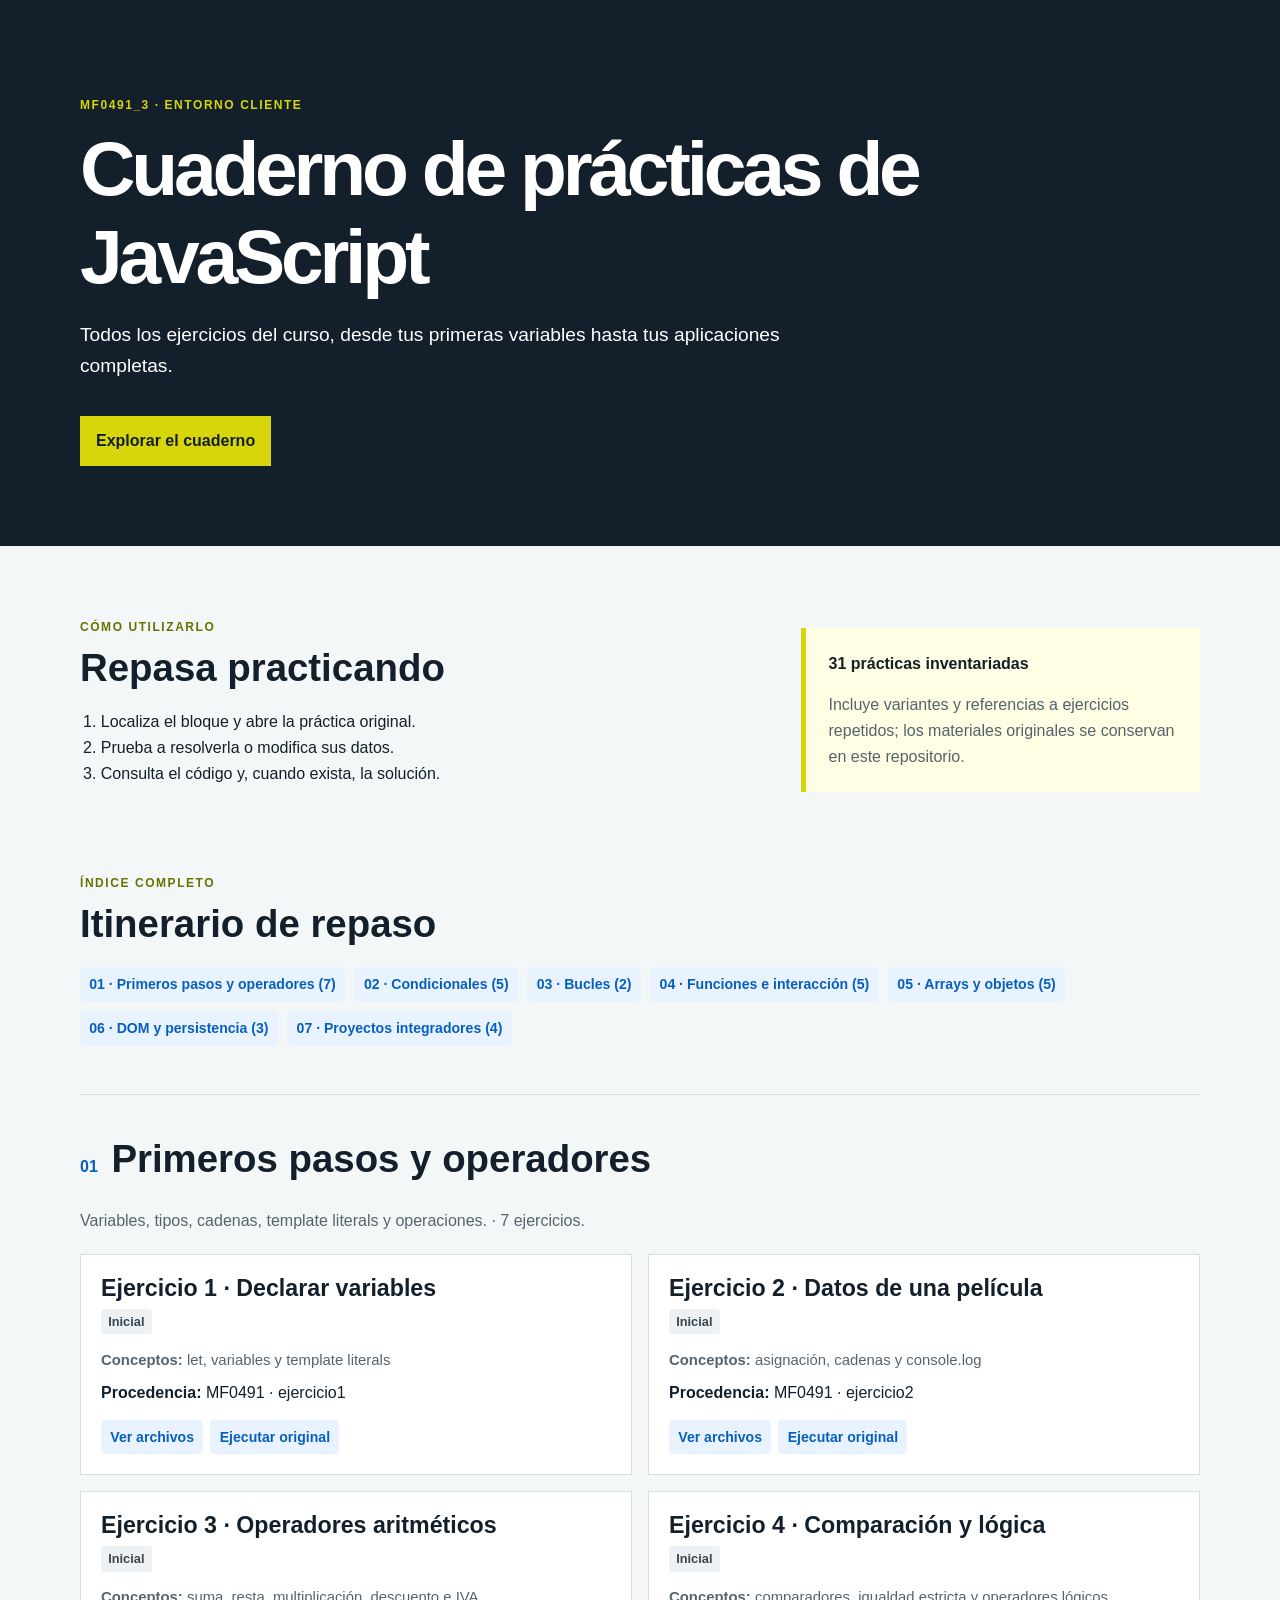
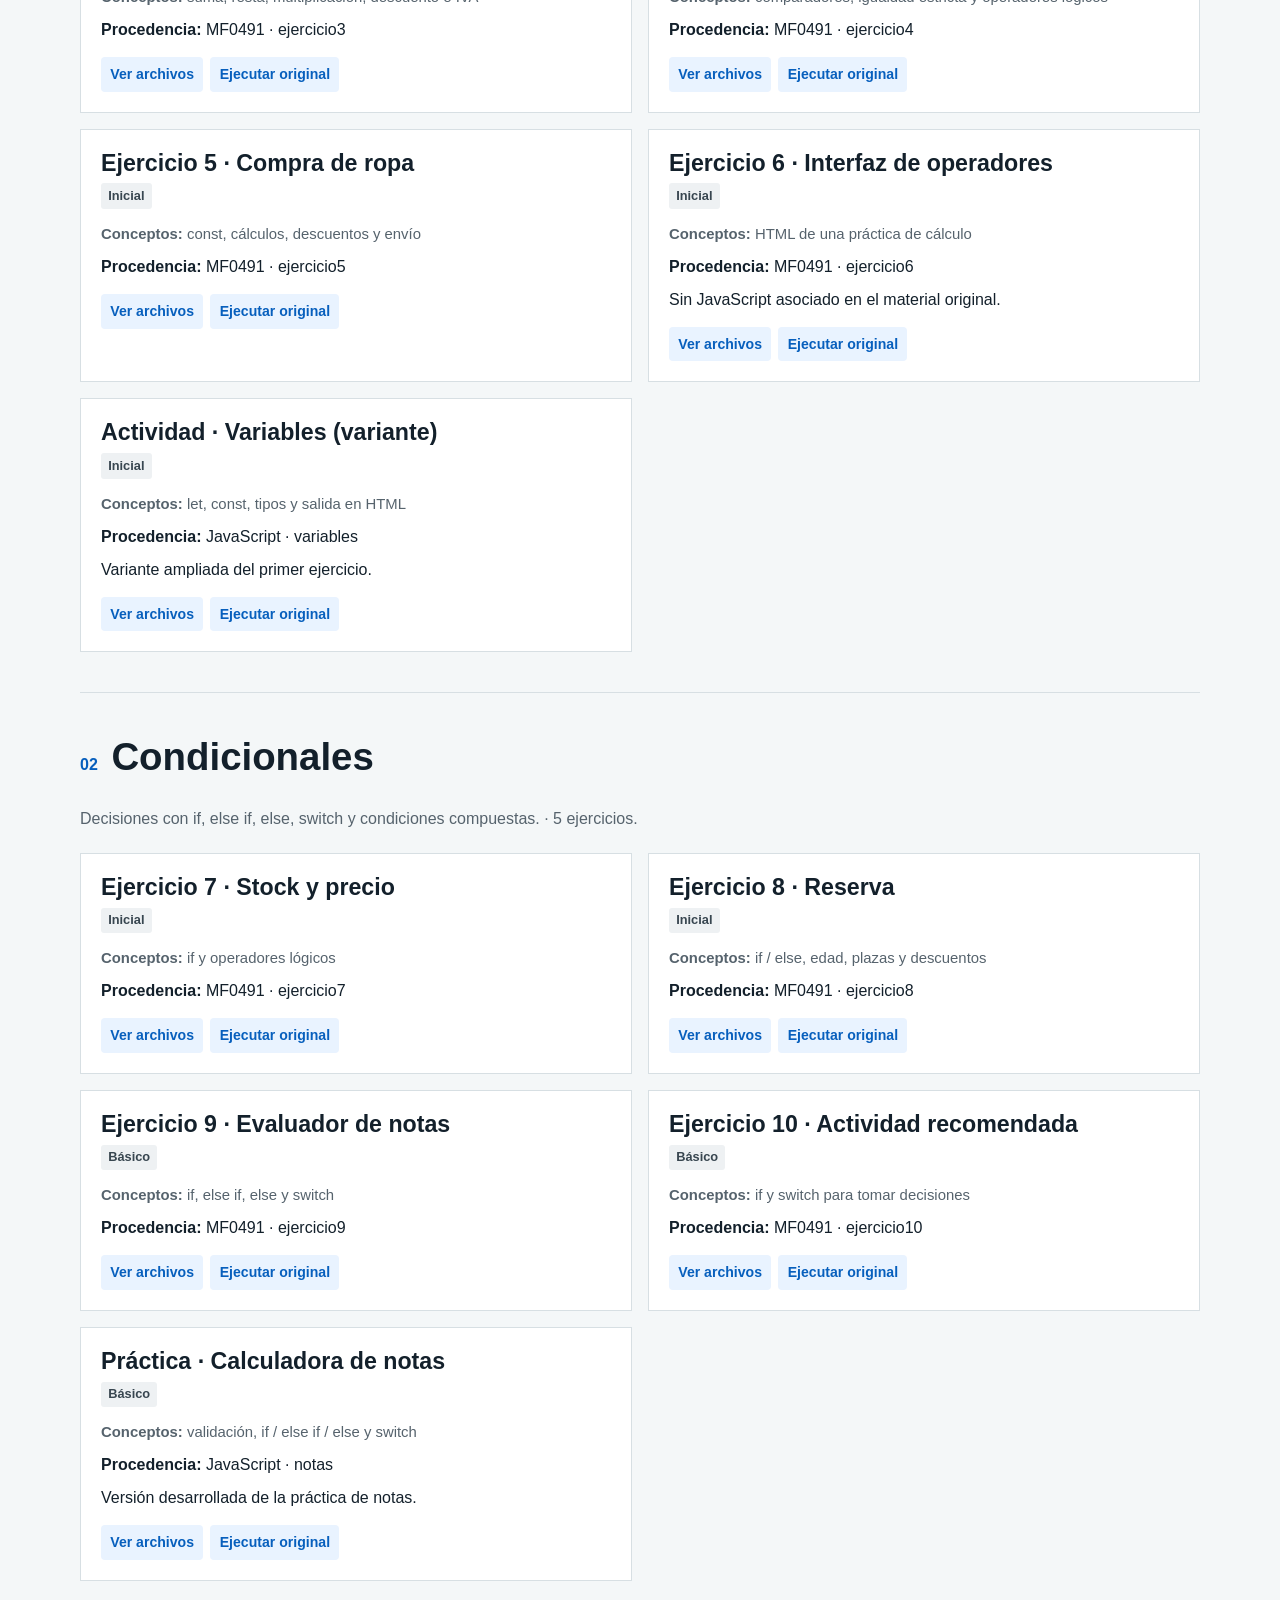
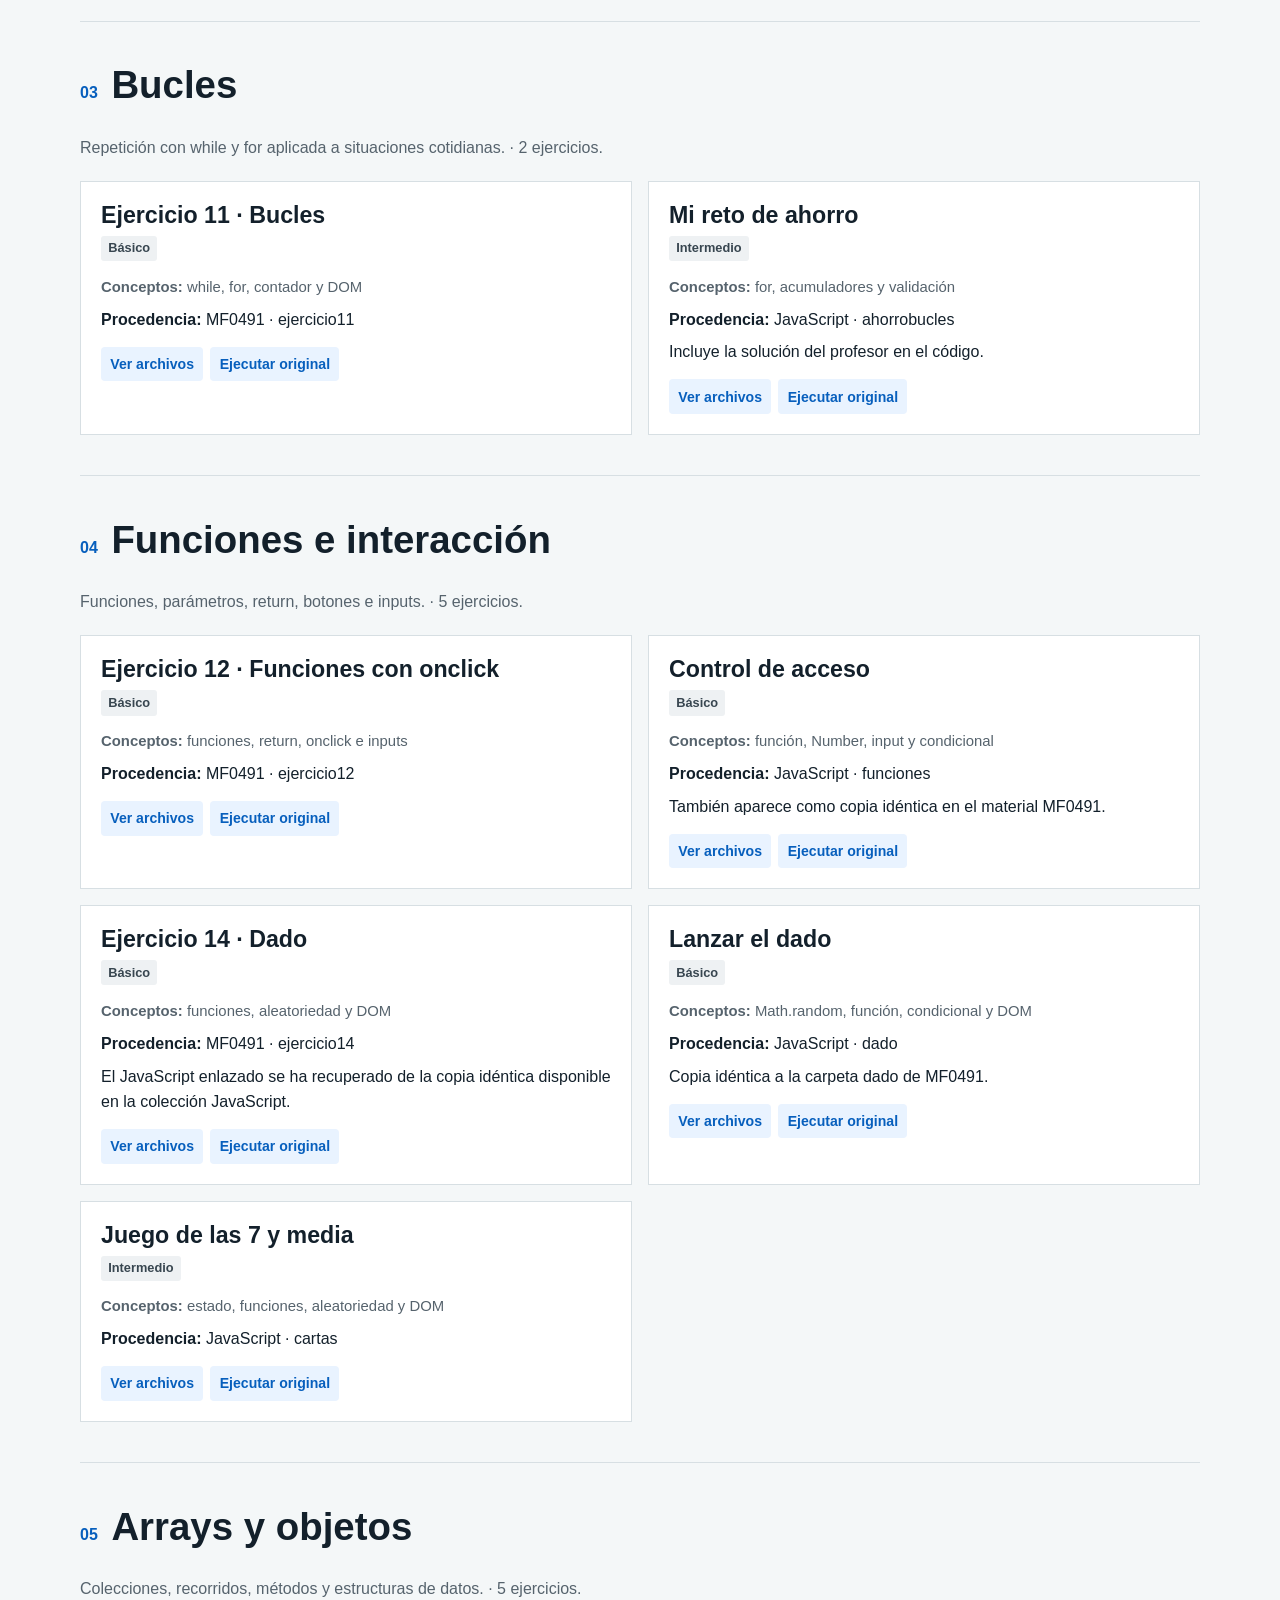
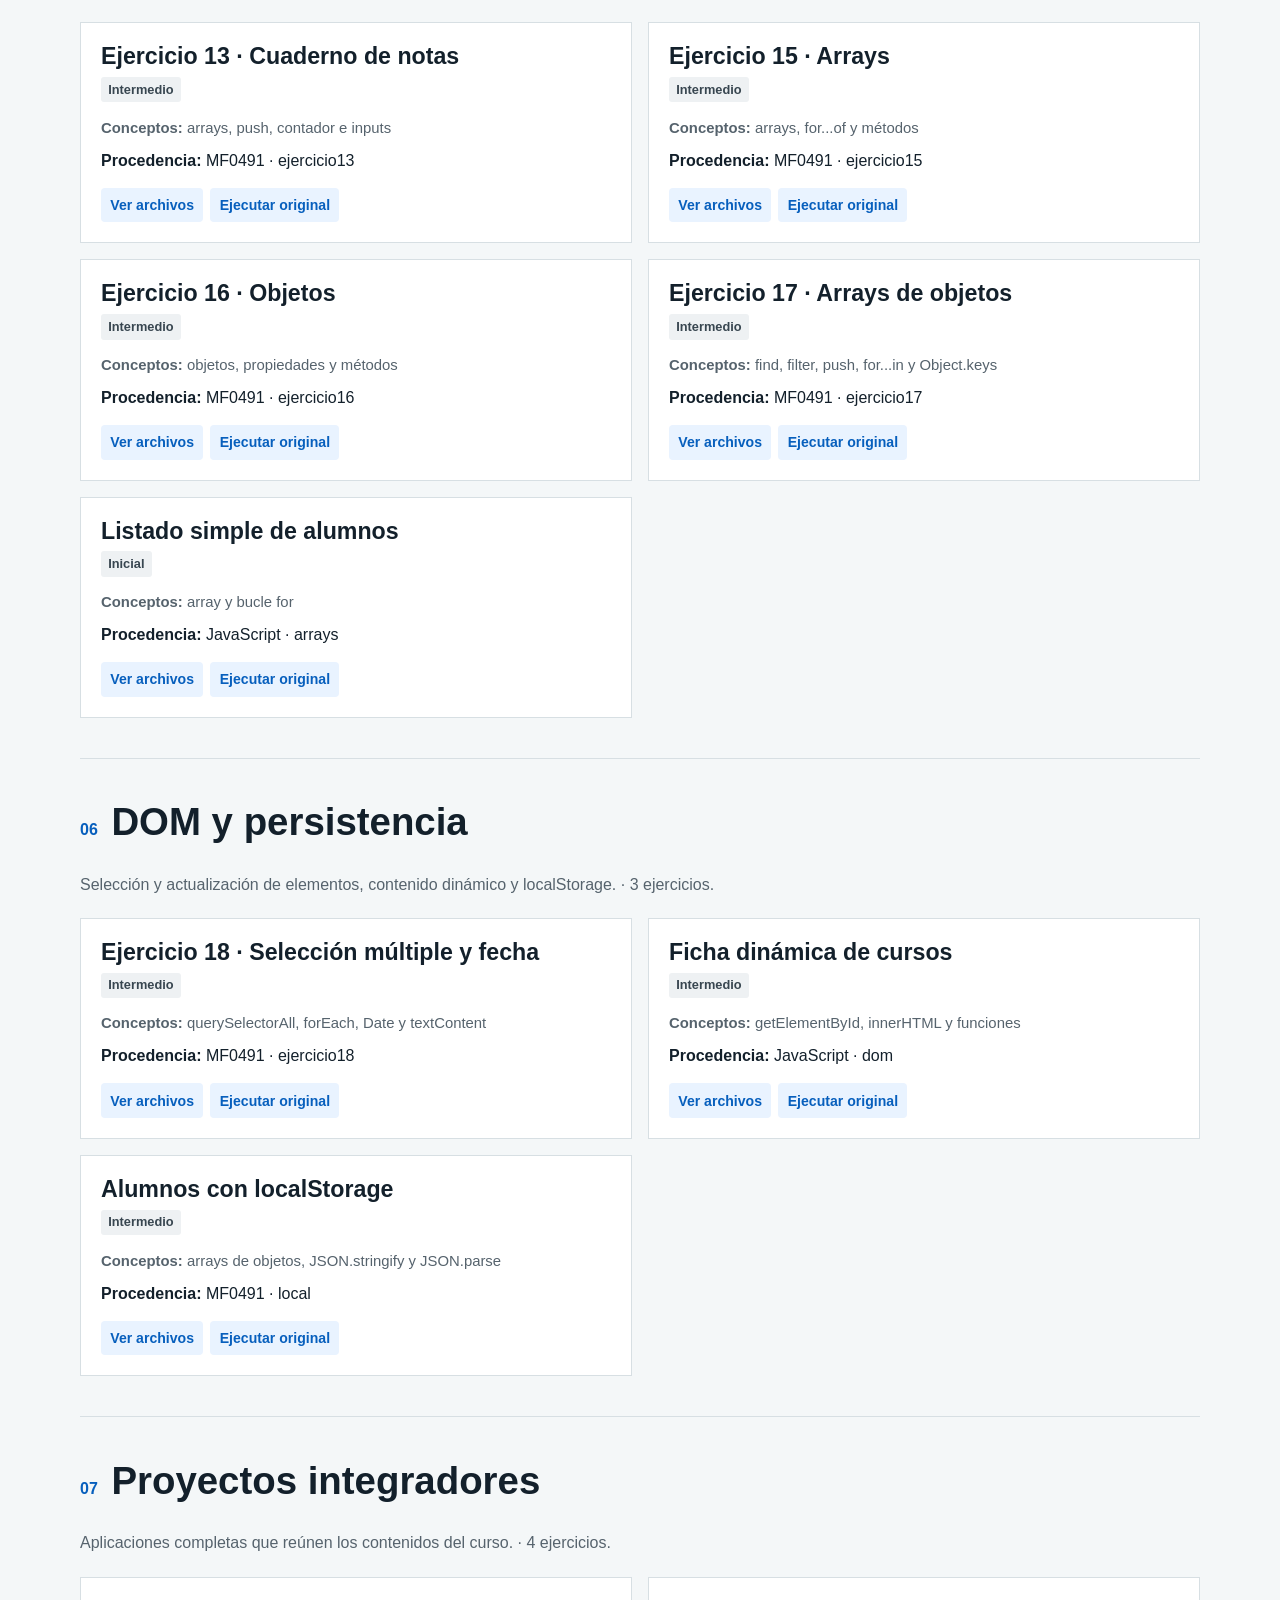
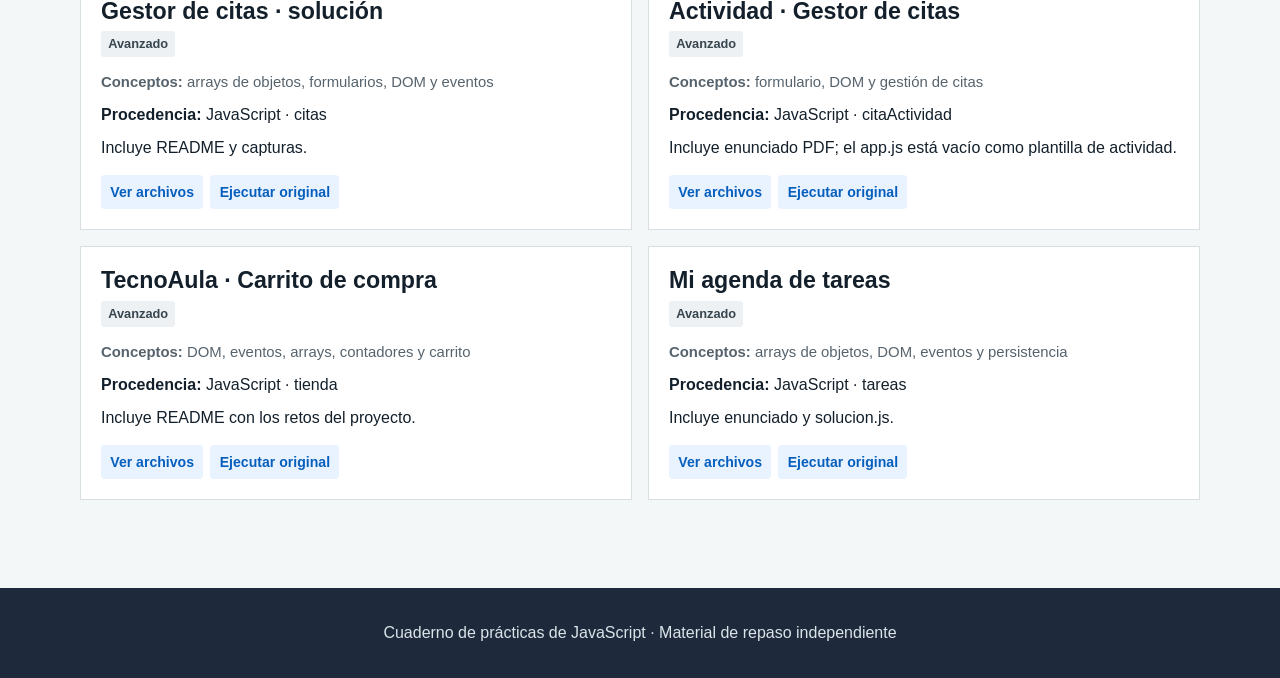
<file: index.html>
<!doctype html>
<html lang="es">
  <head>
    <meta charset="UTF-8" />
    <meta name="viewport" content="width=device-width, initial-scale=1.0" />
    <meta name="description" content="Cuaderno independiente de prácticas de JavaScript del curso MF0491_3." />
    <title>Cuaderno de prácticas de JavaScript</title>
    <link rel="stylesheet" href="assets/styles.css" />
  </head>
  <body>
    <header class="hero">
      <div class="container">
        <p class="eyebrow">MF0491_3 · ENTORNO CLIENTE</p>
        <h1>Cuaderno de prácticas de JavaScript</h1>
        <p class="lead">Todos los ejercicios del curso, desde tus primeras variables hasta tus aplicaciones completas.</p>
        <a class="button" href="#indice">Explorar el cuaderno</a>
      </div>
    </header>
    <main class="container">
      <section class="intro" aria-labelledby="como-usarlo">
        <div>
          <p class="eyebrow">CÓMO UTILIZARLO</p>
          <h2 id="como-usarlo">Repasa practicando</h2>
          <ol>
            <li>Localiza el bloque y abre la práctica original.</li>
            <li>Prueba a resolverla o modifica sus datos.</li>
            <li>Consulta el código y, cuando exista, la solución.</li>
          </ol>
        </div>
        <aside><strong>31 prácticas inventariadas</strong><p>Incluye variantes y referencias a ejercicios repetidos; los materiales originales se conservan en este repositorio.</p></aside>
      </section>
      <section id="indice" aria-labelledby="titulo-indice">
        <p class="eyebrow">ÍNDICE COMPLETO</p>
        <h2 id="titulo-indice">Itinerario de repaso</h2>
        <nav id="block-nav" class="block-nav" aria-label="Bloques del cuaderno"></nav>
        <div id="catalogue"></div>
      </section>
    </main>
    <footer>Cuaderno de prácticas de JavaScript · Material de repaso independiente</footer>
    <script src="assets/catalogue.js"></script>
  </body>
</html>
</file>
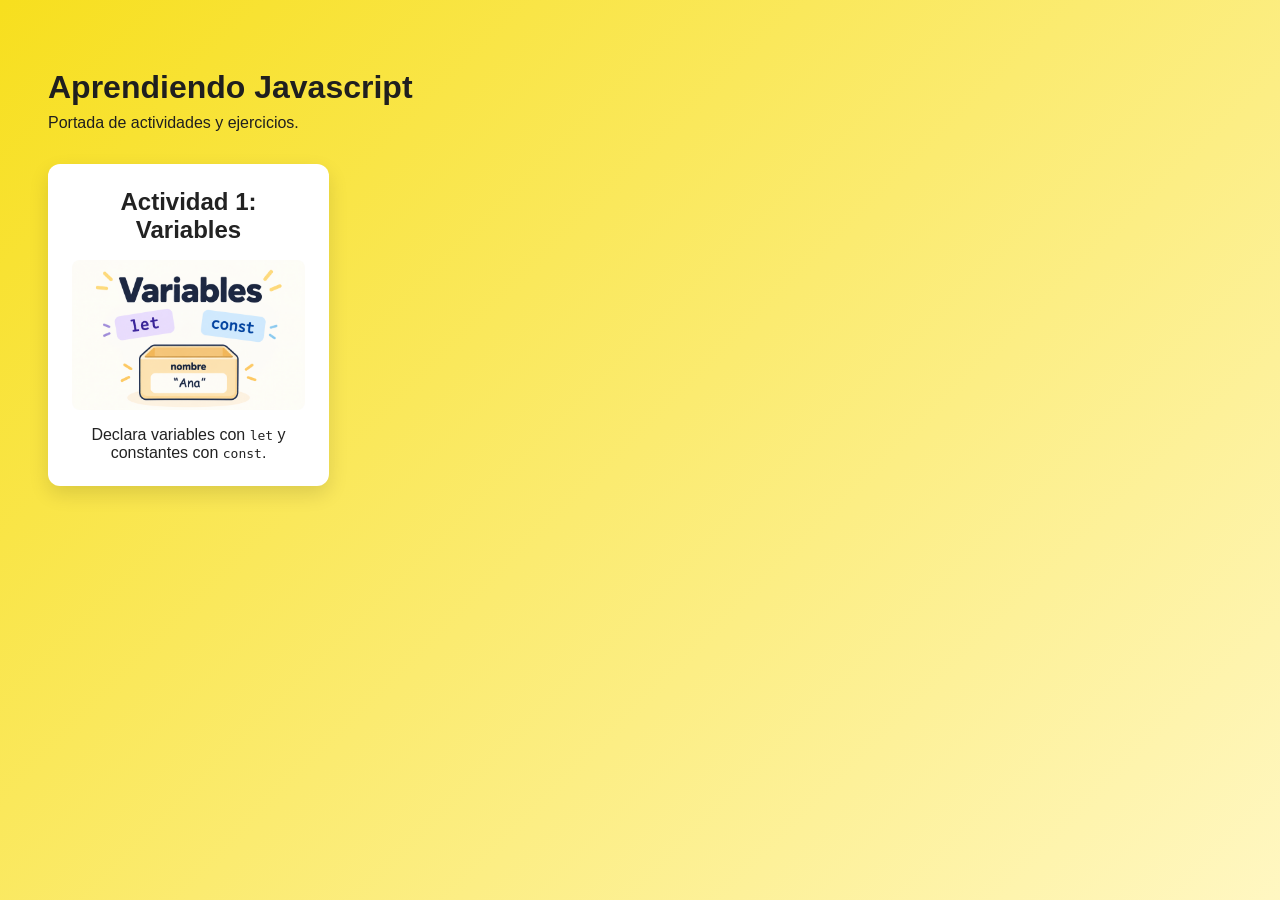
<file: materiales-originales/javascript/index.html>
<!DOCTYPE html>
<html lang="es">
<head>
    <meta charset="UTF-8">
    <meta name="viewport" content="width=device-width, initial-scale=1.0">
    <title>Curso de JavaScript</title>
    <link rel="stylesheet" href="styles.css">
</head>
<body>
    <header>
        <h1>Aprendiendo Javascript</h1>
        <p>Portada de actividades y ejercicios.</p>
    </header>

    <main class="ejercicios">
        <a class="ejercicio" href="ejercicio1/ejercicio1.html">
            <h2>Actividad 1: Variables</h2>
            <img src="images/variables.png" alt="Vista previa de la Actividad 1">
            <p>Declara variables con <code>let</code> y constantes con <code>const</code>.</p>
        </a>
        
    </main>
</body>
</html>
</file>
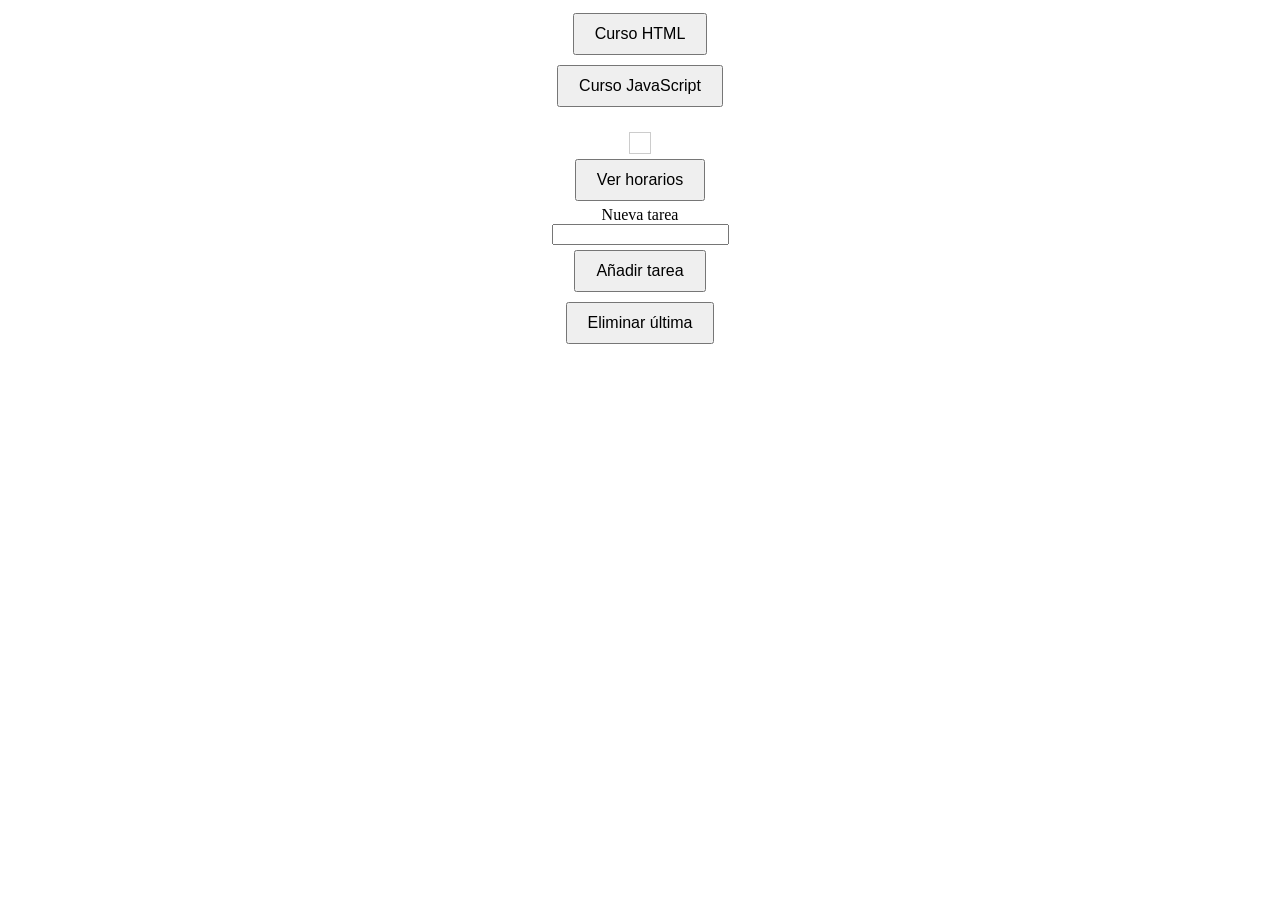
<file: materiales-originales/javascript/dom/index.html>
<!DOCTYPE html>
<html lang="es">
<head>
    <meta charset="UTF-8">
    <meta name="viewport" content="width=device-width, initial-scale=1.0">
    <title>Trabajando el DOM</title>
    <link rel="stylesheet" href="styles.css">
    <script src="app.js" defer></script>
</head>
<body>
    <button type="button" onclick="mostrarCurso('html')">Curso HTML</button>
<button type="button" onclick="mostrarCurso('javascript')">Curso JavaScript</button>
<section id="ficha-curso"></section>

<button type="button" onclick="alternarHorarios()">Ver horarios</button>
<section id="horarios" class="horarios horarios--ocultos">
  <h3>Horarios</h3>
  <p>Lunes a viernes: 09:00–21:00</p>
</section>

<label for="nueva-tarea">Nueva tarea</label>
<input id="nueva-tarea" type="text">
<button type="button" onclick="anadirTarea()">Añadir tarea</button>
<button type="button" onclick="eliminarUltimaTarea()">Eliminar última</button>
<ul id="lista-tareas"></ul>

</body>
</html>
</file>
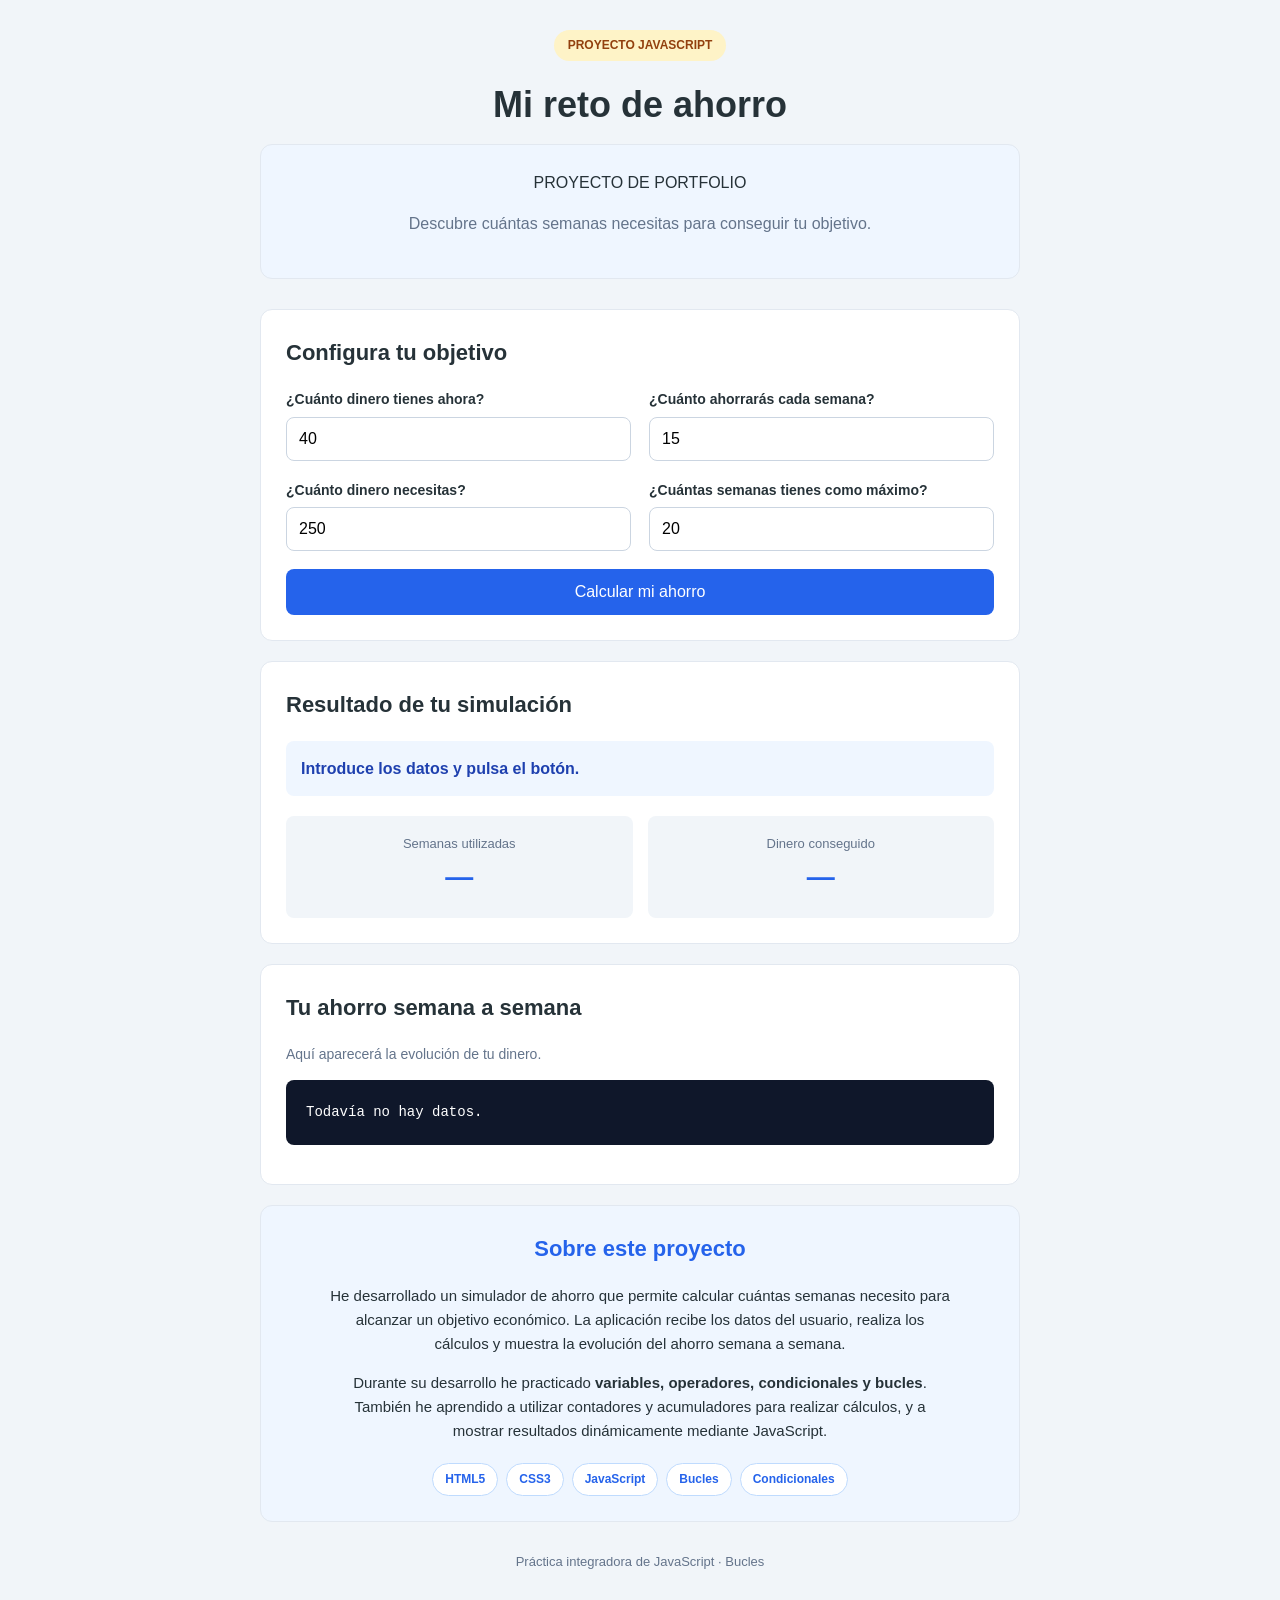
<file: materiales-originales/javascript/ahorrobucles/ahorro.html>
<!DOCTYPE html>
<html lang="es">
<head>
  <meta charset="UTF-8">
  <meta name="viewport" content="width=device-width, initial-scale=1.0">
  <title>Mi reto de ahorro | JavaScript</title>
  <link rel="stylesheet" href="styles.css">
  <script src="app.js" defer></script>
</head>
<body>

  <main class="contenedor">

    <header class="cabecera">
      <span class="etiqueta">PROYECTO JAVASCRIPT</span>
      <h1>Mi reto de ahorro</h1>
      
<section class="tarjeta sobre-proyecto">
  <span class="seccion-etiqueta">PROYECTO DE PORTFOLIO</span>

  

      <p>
        Descubre cuántas semanas necesitas para
        conseguir tu objetivo.
      </p>
    </header>

    <section class="tarjeta">
      <h2>Configura tu objetivo</h2>

      <div class="formulario">

        <div class="campo">
          <label for="inicial">
            ¿Cuánto dinero tienes ahora?
          </label>
          <input
            type="number"
            id="inicial"
            value="40"
            min="0"
            step="0.01"
          >
        </div>

        <div class="campo">
          <label for="semanal">
            ¿Cuánto ahorrarás cada semana?
          </label>
          <input
            type="number"
            id="semanal"
            value="15"
            min="0.01"
            step="0.01"
          >
        </div>

        <div class="campo">
          <label for="objetivo">
            ¿Cuánto dinero necesitas?
          </label>
          <input
            type="number"
            id="objetivo"
            value="250"
            min="0.01"
            step="0.01"
          >
        </div>

        <div class="campo">
          <label for="maxSemanas">
            ¿Cuántas semanas tienes como máximo?
          </label>
          <input
            type="number"
            id="maxSemanas"
            value="20"
            min="1"
            max="520"
            step="1"
          >
        </div>

        <button
          type="button"
          onclick="calcularAhorro()"
        >
          Calcular mi ahorro
        </button>

      </div>
    </section>

    <section class="tarjeta resultados">
      <h2>Resultado de tu simulación</h2>

      <p id="resultado" class="mensaje">
        Introduce los datos y pulsa el botón.
      </p>

      <div class="resumen">
        <div class="dato">
          <span>Semanas utilizadas</span>
          <strong id="semanasResultado">—</strong>
        </div>

        <div class="dato">
          <span>Dinero conseguido</span>
          <strong id="totalResultado">—</strong>
        </div>
      </div>
    </section>

    <section class="tarjeta">
      <h2>Tu ahorro semana a semana</h2>
      <p class="descripcion">
        Aquí aparecerá la evolución de tu dinero.
      </p>

      <pre id="historial" class="historial">Todavía no hay datos.</pre>
    </section>

<section class="tarjeta sobre-proyecto">

  <h2>Sobre este proyecto</h2>

  <p class="descripcion-proyecto">
    He desarrollado un simulador de ahorro que permite
    calcular cuántas semanas necesito para alcanzar
    un objetivo económico. La aplicación recibe los
    datos del usuario, realiza los cálculos y muestra
    la evolución del ahorro semana a semana.
  </p>

  <p class="descripcion-proyecto">
    Durante su desarrollo he practicado
    <strong>variables, operadores, condicionales y bucles</strong>.
    También he aprendido a utilizar contadores y
    acumuladores para realizar cálculos, y a mostrar
    resultados dinámicamente mediante JavaScript.
  </p>

  <div class="tecnologias">
    <span>HTML5</span>
    <span>CSS3</span>
    <span>JavaScript</span>
    <span>Bucles</span>
    <span>Condicionales</span>
  </div>

</section>


    <footer>
      Práctica integradora de JavaScript · Bucles
    </footer>

  </main>

</body>
</html>
</file>
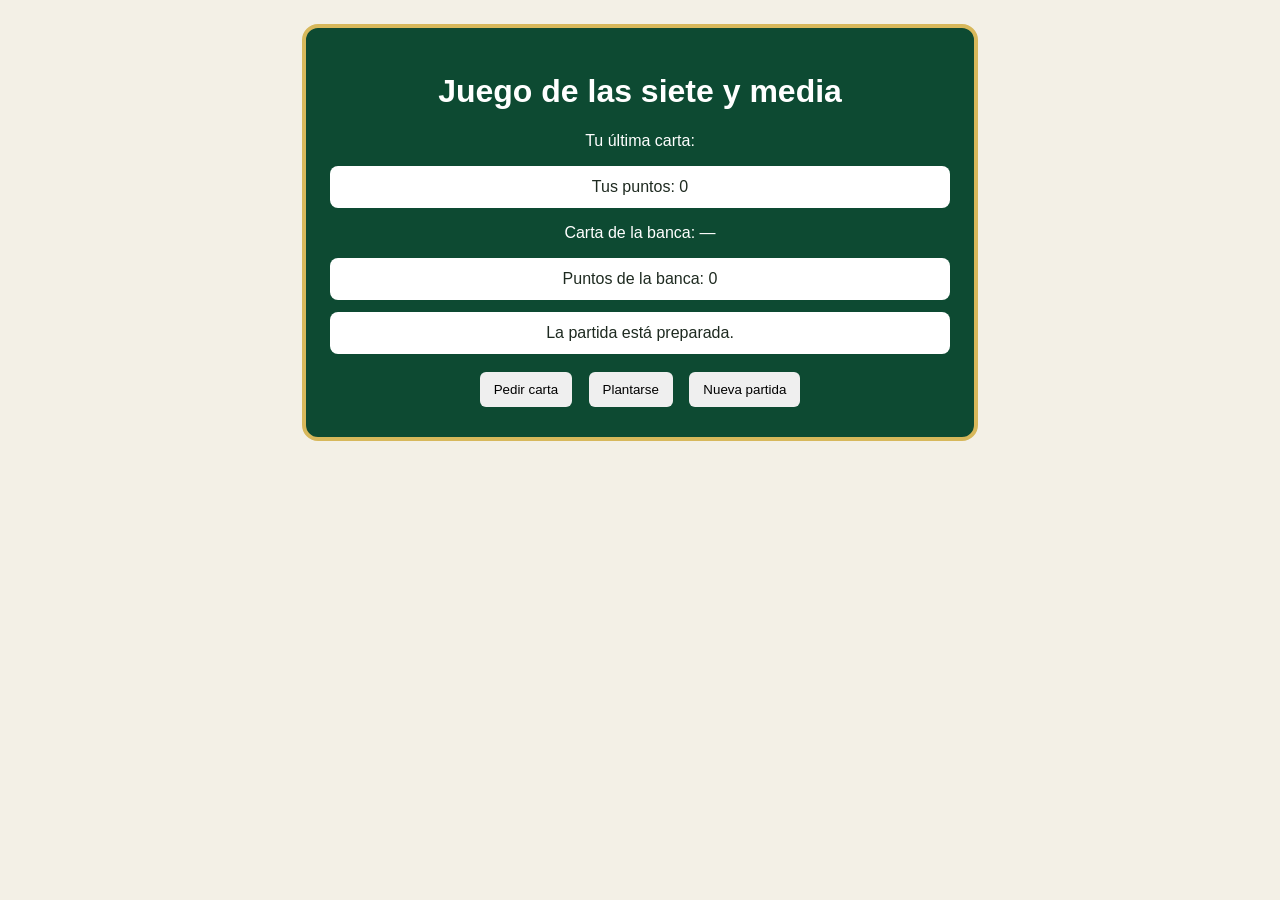
<file: materiales-originales/javascript/cartas/cartas.html>
<!DOCTYPE html>
<html lang="es">
<head>
    <meta charset="UTF-8">
    <meta name="viewport" content="width=device-width, initial-scale=1.0">
    <title>Jugando a las 7.30</title>
    <link rel="stylesheet" href="styles.css">
    <script src="app.js" defer></script>
</head>
<body>
    <main class="juego">
  <h1>Juego de las siete y media</h1>
  <p id="cartaJugador">Tu última carta: </p>
  <p id="puntosJugador" class="puntuacion">Tus puntos: 0</p>
  <p id="cartaBanca">Carta de la banca: —</p>
  <p id="puntosBanca" class="puntuacion">Puntos de la banca: 0</p>
  <p id="resultado">La partida está preparada.</p>
  <button onclick="pedirCarta()">Pedir carta</button>
  <button onclick="plantarse()">Plantarse</button>
  <button onclick="nuevaPartida()">Nueva partida</button>
</main>
</body>
</html>
</file>
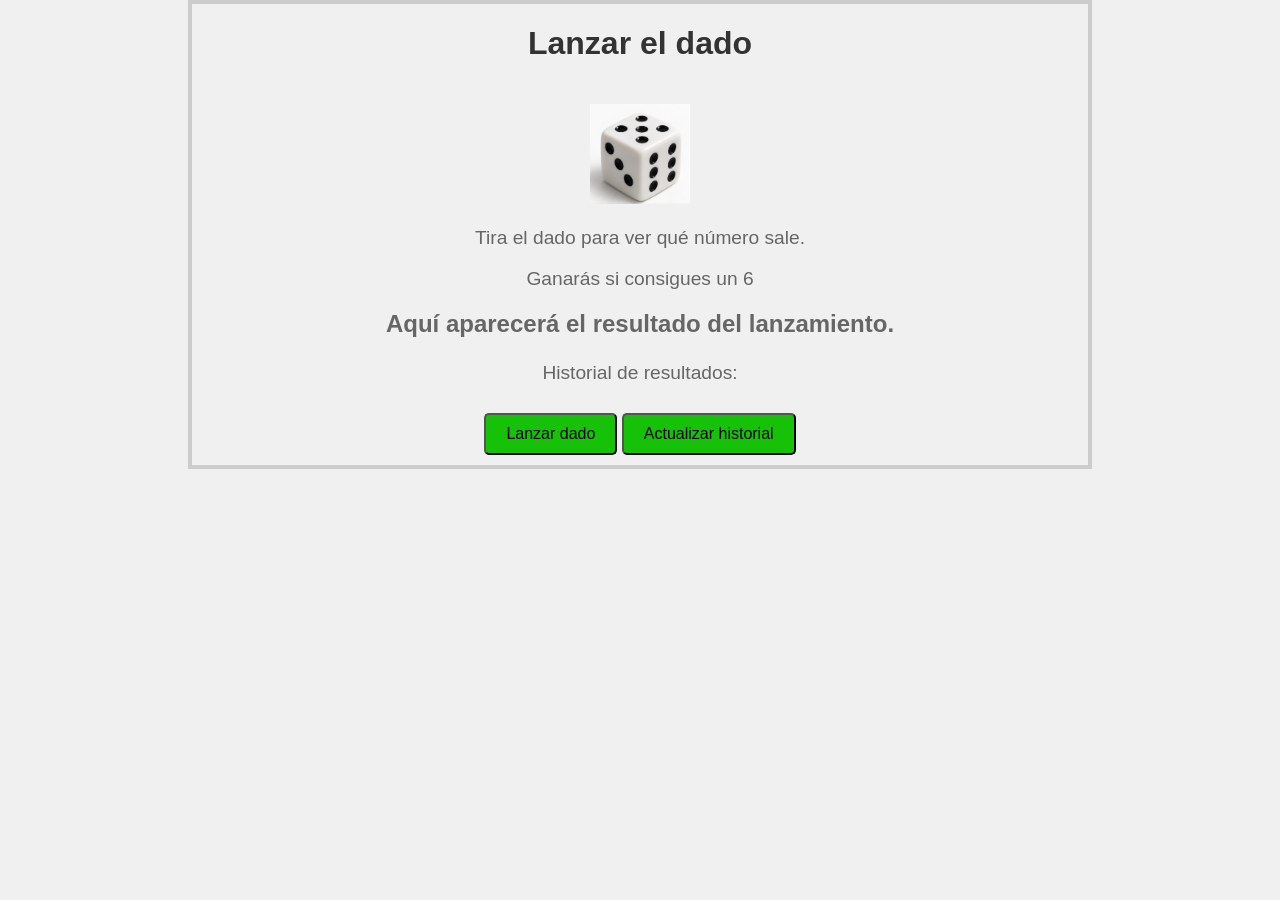
<file: materiales-originales/javascript/dado/dado.html>
<!DOCTYPE html>
<html lang="es">
<head>
    <meta charset="UTF-8">
    <meta name="viewport" content="width=device-width, initial-scale=1.0">
    <title>Lanzar el dado</title>
    <script src="app.js"></script>
    <link rel="stylesheet" href="styles.css">
</head>
</head>
<body>
    <h1>Lanzar el dado</h1>
    <img id="dado" src="dado.png" alt="Dado" width="100" height="100">
    <p>Tira el dado para ver qué número sale.</p>
    <p>Ganarás si consigues un 6</p>
    <p id="resultado">Aquí aparecerá el resultado del lanzamiento.</p>
    <p id="historial">Historial de resultados: </p>   

    <button onclick="lanzarDado()">Lanzar dado</button>
    <button onclick="actualizarHistorial(lanzarDado())">Actualizar historial</button>
    </body>
    
</html>
</file>
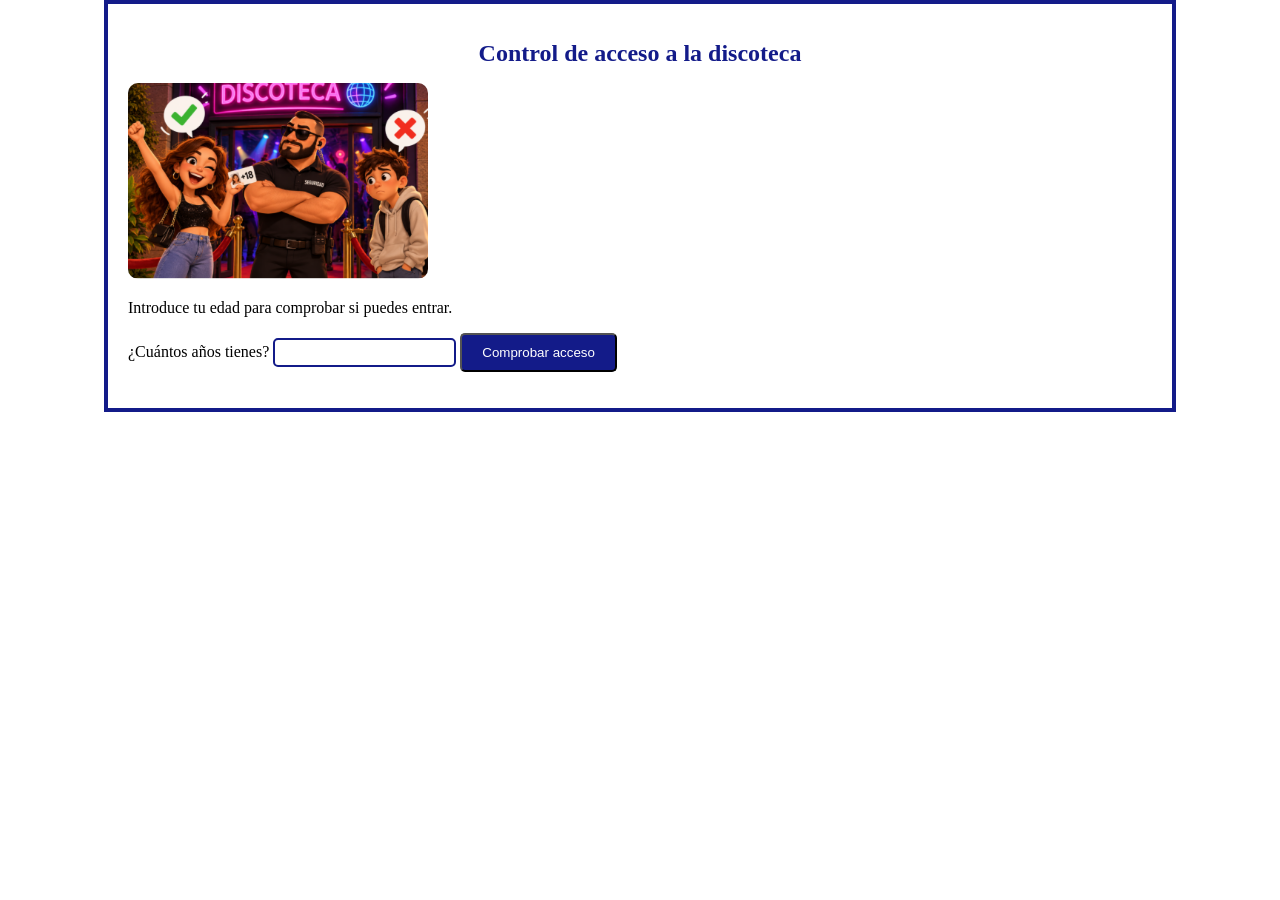
<file: materiales-originales/javascript/funciones/funciones.html>
<!DOCTYPE html>
<html lang="es">
<head>
    <meta charset="UTF-8">
    <meta name="viewport" content="width=device-width, initial-scale=1.0">
    <title>Control de acceso</title>
    <script src="app.js" defer></script>
    <link rel="stylesheet" href="styles.css">
</head>
<body>

    <h1>Control de acceso a la discoteca</h1>

    <img src="discoteca.png" alt="Discoteca">

    <p>Introduce tu edad para comprobar si puedes entrar.</p>

    <label for="edad">¿Cuántos años tienes?</label>
    <input type="number" id="edad" min="0">

    <button onclick="comprobarEdad()">
        Comprobar acceso
    </button>

    <p id="resultado"></p>

</body>
</html>
</file>
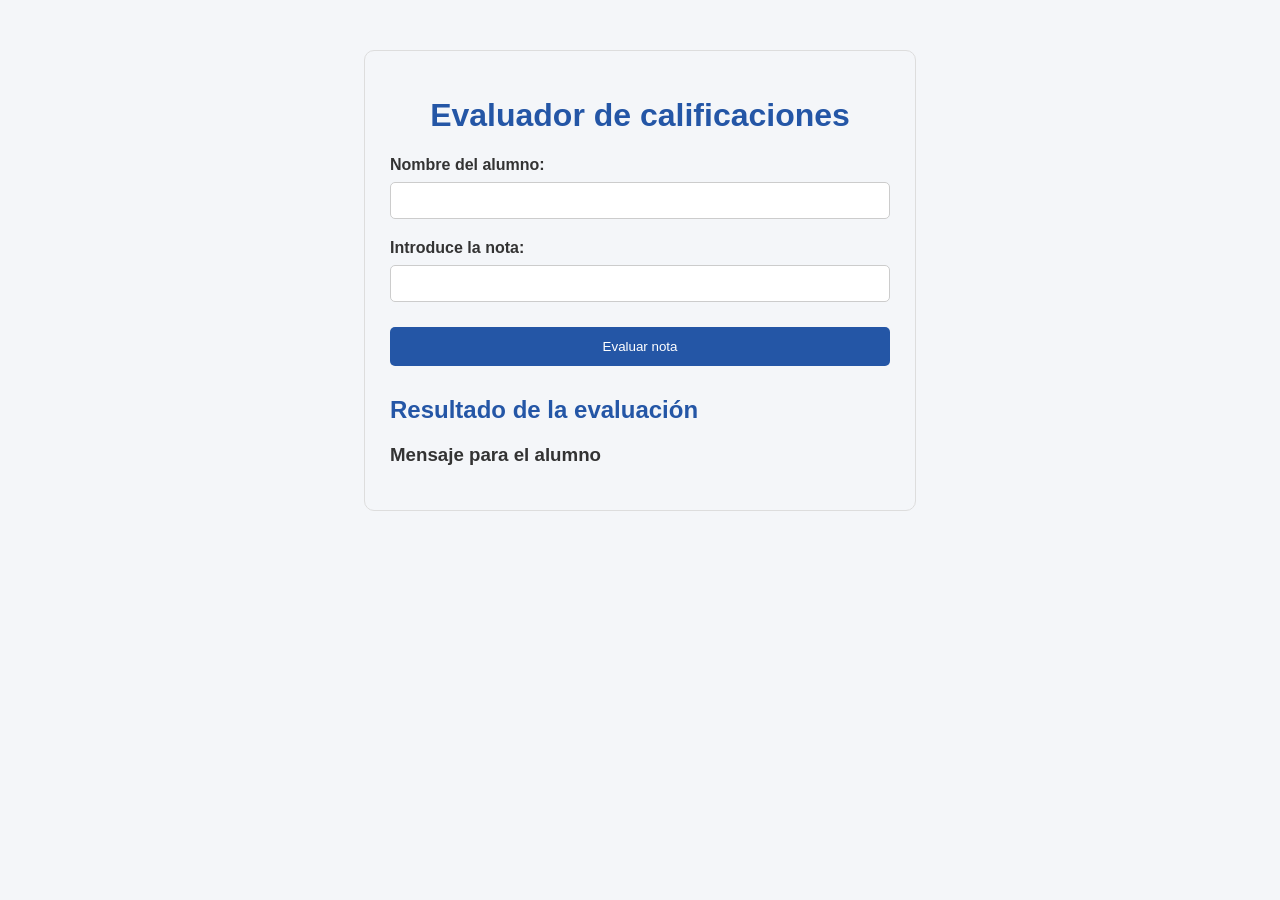
<file: materiales-originales/javascript/notas/notas.html>
<!DOCTYPE html>
<html lang="es">
<head>
    <meta charset="UTF-8">
    <meta name="viewport" content="width=device-width, initial-scale=1.0">
    <title>Calculadora de notas</title>
    <link rel="stylesheet" href="styles.css">
    <script src="app.js" defer></script>
</head>
<body>
    <h1>Evaluador de calificaciones</h1>

<label for="nombre">Nombre del alumno:</label>
<input type="text" id="nombre">

<label for="nota">Introduce la nota:</label>
<input type="number" id="nota" min="0" max="10" step="0.1">


<button type="button" onclick="evaluarNota()">
    Evaluar nota
</button>

<h2>Resultado de la evaluación</h2>

<p id="resultado"></p>

<h3>Mensaje para el alumno</h3>
<p id="mensaje"></p>




</body>
</html>
</file>
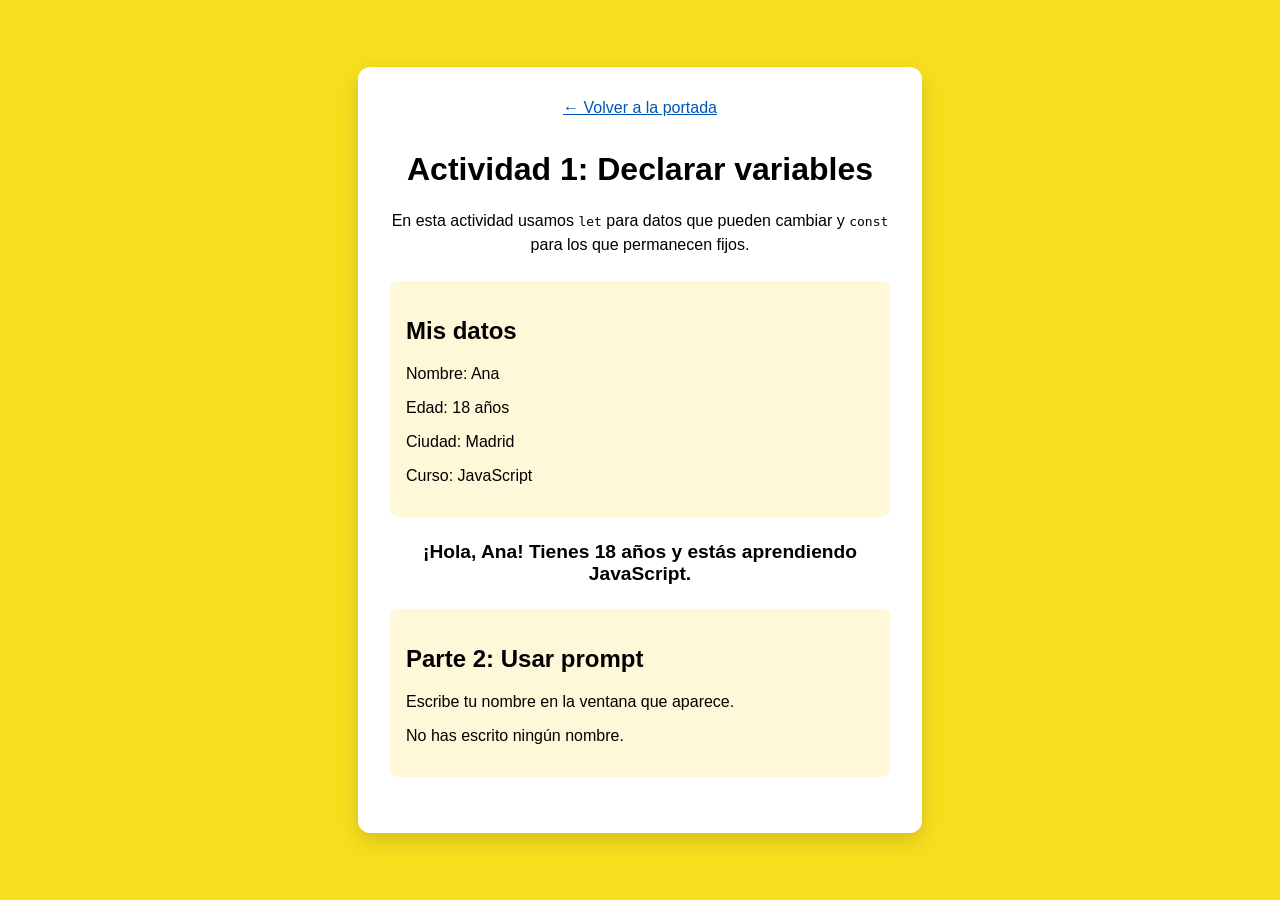
<file: materiales-originales/javascript/variables/ejercicio1.html>
<!doctype html>
<html lang="es">
  <head>
    <meta charset="UTF-8">
    <meta name="viewport" content="width=device-width, initial-scale=1.0">
    <title>Actividad 1 | Variables</title>
    <link rel="stylesheet" href="style.css">
    <script src="app.js" defer></script>
  </head>
  <body>
    <main>
      <a class="volver" href="../index.html">← Volver a la portada</a>
      <h1>Actividad 1: Declarar variables</h1>
      <p class="intro">En esta actividad usamos <code>let</code> para datos que pueden cambiar y <code>const</code> para los que permanecen fijos.</p>

      <section>
        <h2>Mis datos</h2>
        <p>Nombre: <span id="nombre"></span></p>
        <p>Edad: <span id="edad"></span> años</p>
        <p>Ciudad: <span id="ciudad"></span></p>
        <p>Curso: <span id="curso"></span></p>
      </section>

      <p id="mensaje" aria-live="polite"></p>

      <section>
        <h2>Parte 2: Usar prompt</h2>
        <p>Escribe tu nombre en la ventana que aparece.</p>
        <p id="saludo" aria-live="polite"></p>
      </section>

      <!--
      <section>
        <h2>Parte 3: Usar inputs</h2>
        <p>Completa tus datos y pulsa el botón.</p>

        <form id="formulario-datos">
          <label for="nombre-input">Nombre</label>
          <input id="nombre-input" type="text" required>

          <label for="edad-input">Edad</label>
          <input id="edad-input" type="number" min="1" required>

          <label for="ciudad-input">Ciudad</label>
          <input id="ciudad-input" type="text" required>

          <button type="submit">Mostrar mis datos</button>
        </form>

        <p id="resultado-formulario" aria-live="polite"></p>
      </section>
      -->
    </main>
  </body>
</html>
</file>
<file: assets/styles.css>
:root { --ink:#13202b; --muted:#56636d; --paper:#fff; --canvas:#f4f7f8; --accent:#d6d60b; --link:#075fbd; --line:#d7dfe3; }
* { box-sizing:border-box; }
html { scroll-behavior:smooth; }
body { margin:0; color:var(--ink); background:var(--canvas); font:16px/1.6 Arial, Helvetica, sans-serif; }
.container { width:min(1120px, 90%); margin:auto; }
.hero { padding:6rem 0 5rem; color:#fff; background:var(--ink); }
.hero.compact { padding:2.5rem 0 3rem; }
.hero.compact h1 { margin-top:1rem; font-size:clamp(2.2rem,5vw,4rem); }
.back { color:var(--accent); font-weight:700; text-decoration:none; }
.eyebrow { margin:0 0 .55rem; color:#687200; font-size:.75rem; font-weight:800; letter-spacing:.13em; }
.hero .eyebrow { color:var(--accent); }
h1,h2,h3 { line-height:1.15; }
h1 { max-width:850px; margin:0; font-size:clamp(2.8rem,6vw,5.5rem); letter-spacing:-.055em; }
h2 { margin:.1rem 0 1.2rem; font-size:clamp(1.9rem,3vw,2.8rem); }
h3 { margin:0; font-size:1.45rem; }
.lead { max-width:700px; font-size:1.2rem; }
.button { display:inline-block; margin-top:1rem; padding:.75rem 1rem; color:var(--ink); background:var(--accent); font-weight:700; text-decoration:none; }
.intro { display:grid; grid-template-columns:1.35fr .8fr; gap:3rem; padding:4.5rem 0; }
.intro ol { padding-left:1.3rem; }
.intro aside { align-self:center; padding:1.4rem; background:#fffde3; border-left:5px solid var(--accent); }
.intro aside p { margin-bottom:0; color:var(--muted); }
.block-nav { display:flex; flex-wrap:wrap; gap:.6rem; margin:1.3rem 0 3rem; }
.block-nav a,.links a { padding:.38rem .58rem; color:var(--link); background:#e9f3ff; border-radius:4px; font-size:.88rem; font-weight:700; text-decoration:none; }
.block { padding:2.5rem 0; border-top:1px solid var(--line); scroll-margin-top:1rem; }
.block-header { display:flex; align-items:baseline; gap:.85rem; }
.number { color:var(--link); font-weight:800; }
.summary { margin:.5rem 0 1.3rem; color:var(--muted); }
.cards { display:grid; grid-template-columns:repeat(2,minmax(0,1fr)); gap:1rem; }
.card { padding:1.25rem; background:var(--paper); border:1px solid var(--line); }
.card p { margin:.45rem 0; }
.concepts { color:var(--muted); font-size:.93rem; }
.tag { display:inline-block; margin:.4rem 0 .7rem; padding:.15rem .45rem; background:#eef1f3; border-radius:3px; color:#384650; font-size:.8rem; font-weight:700; }
.links { display:flex; flex-wrap:wrap; gap:.45rem; margin-top:.9rem; }
.links a:hover,.links a:focus,.block-nav a:hover,.block-nav a:focus { color:#fff; background:var(--link); }
footer { margin-top:3rem; padding:2rem; color:#dae4e9; background:#1e293b; text-align:center; }
.practice-page { padding-top:3rem; }
.file-tabs { display:flex; flex-wrap:wrap; gap:.5rem; margin:1rem 0; }
.file-tabs button,.code-tools button { padding:.5rem .7rem; border:1px solid var(--line); color:var(--link); background:#e9f3ff; border-radius:4px; font:inherit; font-weight:700; cursor:pointer; }
.file-tabs button.active { color:#fff; background:var(--link); }
.code-panel { padding:0; overflow:hidden; border:1px solid var(--line); }
.code-tools { display:flex; justify-content:space-between; align-items:center; gap:1rem; padding:.7rem 1rem; background:#edf1f3; }
pre { max-height:65vh; margin:0; padding:1.1rem; overflow:auto; color:#e7edf1; background:#17212b; font:14px/1.55 Consolas, Monaco, monospace; }
.download-box { margin-top:2.5rem; padding:1.5rem; background:#fffde3; border-left:5px solid var(--accent); }
.solution { margin:1.5rem 0; padding:1rem; background:#fffde3; border-left:5px solid var(--accent); }
.solution summary { cursor:pointer; color:var(--link); font-weight:800; }
.solution pre { margin-top:1rem; }
@media (max-width:720px) { .hero { padding:4rem 0; }.intro,.cards { grid-template-columns:1fr; gap:1.4rem; }.intro { padding:3rem 0; }.block { padding:2rem 0; } }
</file>
<file: materiales-originales/javascript/styles.css>
:root {
    font-family: Arial, sans-serif;
    color: #1f1f1f;
    background: #f7df1e;
}

* {
    box-sizing: border-box;
}

body {
    margin: 0;
    min-height: 100vh;
    padding: 48px;
    background: linear-gradient(135deg, #f7df1e, #fff7c2);
}

header,
.ejercicios {
    width: min(1200px, 100%);
    margin: 0 auto;
}

header {
    margin-bottom: 32px;
}

h1 {
    margin-bottom: 8px;
}

header p {
    margin-top: 0;
}

.ejercicios {
    display: grid;
    grid-template-columns: repeat(4, minmax(0, 1fr));
    gap: 20px;
}

.ejercicio {
    display: flex;
    flex-direction: column;
    gap: 16px;
    align-items: center;
    justify-content: space-between;
    padding: 24px;
    color: #222;
    text-decoration: none;
    background: #fff;
    border-radius: 12px;
    box-shadow: 0 8px 20px rgba(0, 0, 0, .12);
    transition: transform .2s, background-color .2s;
}

.ejercicio h2,
.ejercicio p {
    margin: 0;
    text-align: center;
}

.ejercicio img {
    width: 100%;
    height: 150px;
    object-fit: cover;
    border-radius: 8px;
}

.ejercicio:hover,
.ejercicio:focus-visible {
    background: #fff4aa;
    transform: translateY(-4px);
}



@media (max-width: 900px) {
    .ejercicios {
        grid-template-columns: repeat(2, minmax(0, 1fr));
    }
}

@media (max-width: 560px) {
    body {
        padding: 24px;
    }

    .ejercicios {
        grid-template-columns: 1fr;
    }
}
</file>
<file: materiales-originales/javascript/dom/styles.css>
button {
    margin: 5px;
    padding: 10px 20px;
    font-size: 16px;
}

#ficha-curso {
    margin-top: 20px;
    padding: 10px;
    border: 1px solid #ccc;
}

body{
    display: flex;
    flex-direction: column;
    align-items: center;
}
.horarios { padding: 1rem; background: #f0f0e9; }
.horarios--ocultos { display: none; }
</file>
<file: materiales-originales/javascript/ahorrobucles/styles.css>
/* =====================================
   MI RETO DE AHORRO
   CSS sencillo para portfolio
===================================== */

:root {
  --primario: #2563eb;
  --fondo: #f1f5f9;
  --blanco: #ffffff;
  --texto: #263238;
  --gris: #64748b;
  --borde: #e2e8f0;
}

* {
  box-sizing: border-box;
}

body {
  margin: 0;
  padding: 30px 15px;
  font-family: Arial, sans-serif;
  background-color: var(--fondo);
  color: var(--texto);
  line-height: 1.6;
}

.contenedor {
  max-width: 760px;
  margin: auto;
}

/* CABECERA */

.cabecera {
  text-align: center;
  margin-bottom: 30px;
}

.etiqueta {
  display: inline-block;
  background-color: #fef3c7;
  color: #92400e;
  padding: 6px 14px;
  border-radius: 20px;
  font-size: 12px;
  font-weight: bold;
}

h1 {
  font-size: 36px;
  margin: 15px 0 10px;
}

.cabecera p {
  color: var(--gris);
}

/* TARJETAS */

.tarjeta {
  background-color: var(--blanco);
  padding: 25px;
  margin-bottom: 20px;
  border: 1px solid var(--borde);
  border-radius: 12px;
}

h2 {
  margin-top: 0;
  font-size: 22px;
}

/* FORMULARIO */

.formulario {
  display: grid;
  grid-template-columns: 1fr 1fr;
  gap: 18px;
}

.campo {
  display: flex;
  flex-direction: column;
  gap: 6px;
}

label {
  font-weight: bold;
  font-size: 14px;
}

input {
  width: 100%;
  padding: 12px;
  border: 1px solid #cbd5e1;
  border-radius: 8px;
  font-size: 16px;
}

input:focus {
  outline: 2px solid var(--primario);
  outline-offset: 2px;
}

button {
  grid-column: 1 / -1;
  padding: 14px;
  background-color: var(--primario);
  color: white;
  border: none;
  border-radius: 8px;
  font-size: 16px;
  cursor: pointer;
}

button:hover {
  background-color: #1d4ed8;
}

button:focus-visible {
  outline: 3px solid #f59e0b;
  outline-offset: 3px;
}

/* RESULTADOS */

.mensaje {
  background-color: #eff6ff;
  padding: 15px;
  border-radius: 8px;
  color: #1e40af;
  font-weight: bold;
}

.resumen {
  display: grid;
  grid-template-columns: 1fr 1fr;
  gap: 15px;
  margin-top: 20px;
}

.dato {
  background-color: var(--fondo);
  padding: 18px;
  border-radius: 8px;
  text-align: center;
}

.dato span {
  display: block;
  color: var(--gris);
  font-size: 13px;
}

.dato strong {
  display: block;
  font-size: 28px;
  color: var(--primario);
}

/* HISTORIAL */

.descripcion {
  color: var(--gris);
  font-size: 14px;
}

.historial {
  background-color: #0f172a;
  color: white;
  padding: 20px;
  border-radius: 8px;
  white-space: pre-wrap;
  overflow-wrap: anywhere;
  line-height: 1.8;
  font-size: 14px;
}

/* SECCIÓN SOBRE EL PROYECTO */

.sobre-proyecto {
  text-align: center;
  background-color: #eff6ff;
}

.sobre-proyecto h2 {
  color: var(--primario);
}

.descripcion-proyecto {
  max-width: 620px;
  margin: 0 auto 15px;
  font-size: 15px;
}

.tecnologias {
  display: flex;
  justify-content: center;
  flex-wrap: wrap;
  gap: 8px;
  margin-top: 20px;
}

.tecnologias span {
  background-color: var(--blanco);
  color: var(--primario);
  border: 1px solid #bfdbfe;
  border-radius: 20px;
  padding: 6px 12px;
  font-size: 12px;
  font-weight: bold;
}

/* PIE */

footer {
  text-align: center;
  color: var(--gris);
  font-size: 13px;
  margin-top: 30px;
}

/* RESPONSIVE */

@media (max-width: 600px) {
  .formulario,
  .resumen {
    grid-template-columns: 1fr;
  }

  h1 {
    font-size: 28px;
  }

  .tarjeta {
    padding: 20px;
  }
}
</file>
<file: materiales-originales/javascript/cartas/styles.css>
body {
  background-color: #f3f0e6;
  color: #1e2a20;
  font-family: Arial, sans-serif;
  margin: 0;
  padding: 24px;
  text-align: center;
}
.juego {
  background-color: #0d4a32;
  border: 4px solid #d7b85b;
  border-radius: 16px;
  color: white;
  margin: 0 auto;
  max-width: 620px;
  padding: 24px;
}
.puntuacion,
.contador,
#resultado {
  background-color: #ffffff;
  border-radius: 8px;
  color: #1e2a20;
  margin: 12px 0;
  padding: 12px;
}
button {
  border: 0;
  border-radius: 6px;
  cursor: pointer;
  font-family: Arial, sans-serif;
  margin: 6px;
  padding: 10px 14px;
}
.pedir {
  background-color: #f4d35e;
}
.plantar {
  background-color: #f39c6b;
}
.nueva {
  background-color: #b9e3c6;
}
button:hover {
  background-color: #ffffff;
}
</file>
<file: materiales-originales/javascript/dado/styles.css>
body{
    font-family: Arial, sans-serif;
    text-align: center;
    margin: auto;
    background-color: #f0f0f0;
    border: 4px solid #ccc;
    width:70%;
}

h1{
    color: #333;
    font-size: 2em;
}

button{
     
     background-color: #16c207;
    margin: 10px 0;
     padding: 10px 20px;
     font-size: 1em;
     cursor: pointer;
     border-radius: 5px;
}

p{
    font-size: 1.2em;
    color: #666;
}

img{
    margin-top: 20px;
    width: 100px;
    height: 100px;
}

#resultado{
    font-size: 1.5em;
    font-weight: bold;
    margin-top: 20px;
}
</file>
<file: materiales-originales/javascript/funciones/styles.css>
body{
    width:80%;
    margin: 0 auto;
    border: 4px solid #131b89;
    padding: 20px;
}
h1{
    text-align: center;
    color: #131b89;
    font-size: 24px;
}
button{
    padding: 10px 20px;
    background-color: #131b89;
    color: white;
    border-radius: 5px;
    cursor: pointer;
}

input{
    border: 2px solid #131b89;
    border-radius: 5px;
    padding: 5px;
}

img{
    width:300px;
    height: auto;
    border-radius: 10px;
   
}
</file>
<file: materiales-originales/javascript/notas/styles.css>
/* Estilos generales */
body {
    font-family: Arial, sans-serif;
    background-color: #f4f6f9;
    color: #333;
    max-width: 500px;
    margin: 50px auto;
    padding: 25px;
    border: 1px solid #ddd;
    border-radius: 10px;
}

/* Título */
h1 {
    color: #2456a6;
    text-align: center;
}

/* Etiquetas */
label {
    display: block;
    margin-top: 20px;
    margin-bottom: 8px;
    font-weight: bold;
}

/* Campos de entrada */
input {
    display: block;
    width: 100%;
    padding: 10px;
    border: 1px solid #ccc;
    border-radius: 5px;
    box-sizing: border-box;
}

/* Botón */
button {
    background-color: #2456a6;
    color: white;
    border: none;
    padding: 12px 20px;
    margin-top: 25px;
    border-radius: 5px;
    cursor: pointer;
    width: 100%;
}

/* Botón al pasar el ratón */
button:hover {
    background-color: #173c78;
}

/* Resultados */
h2 {
    margin-top: 30px;
    color: #2456a6;
}

#resultado,
#mensaje {
    font-weight: bold;
    color: #2456a6;
}
</file>
<file: materiales-originales/javascript/variables/style.css>
body {
    font-family: Arial, sans-serif;
    margin: 0;
    min-height: 100vh;
    display: grid;
    place-items: center;
    background: #f7df1e;
}

main {
    width: min(90%, 500px);
    padding: 32px;
    text-align: center;
    background-color: white;
    border-radius: 12px;
    box-shadow: 0 8px 20px rgba(0, 0, 0, .14);
}

.intro {
    line-height: 1.5;
}

section {
    margin: 24px 0;
    padding: 16px;
    text-align: left;
    background: #fff8d8;
    border-radius: 8px;
}

/* Estilos de la parte 3: formulario con inputs.
form {
    display: flex;
    flex-direction: column;
    gap: 8px;
    text-align: left;
}

input,
button {
    padding: 10px;
    font: inherit;
    border-radius: 6px;
}

input {
    border: 1px solid #aaa;
}

button {
    margin-top: 8px;
    color: #fff;
    cursor: pointer;
    background: #0056b3;
    border: 0;
}

#resultado-formulario {
    margin-bottom: 0;
    font-weight: bold;
}
*/

#mensaje {
    font-size: 1.2rem;
    margin: 24px 0;
    font-weight: bold;
}

.volver {
    color: #0056b3;
    display: inline-block;
    margin-bottom: 12px;
}
</file>
